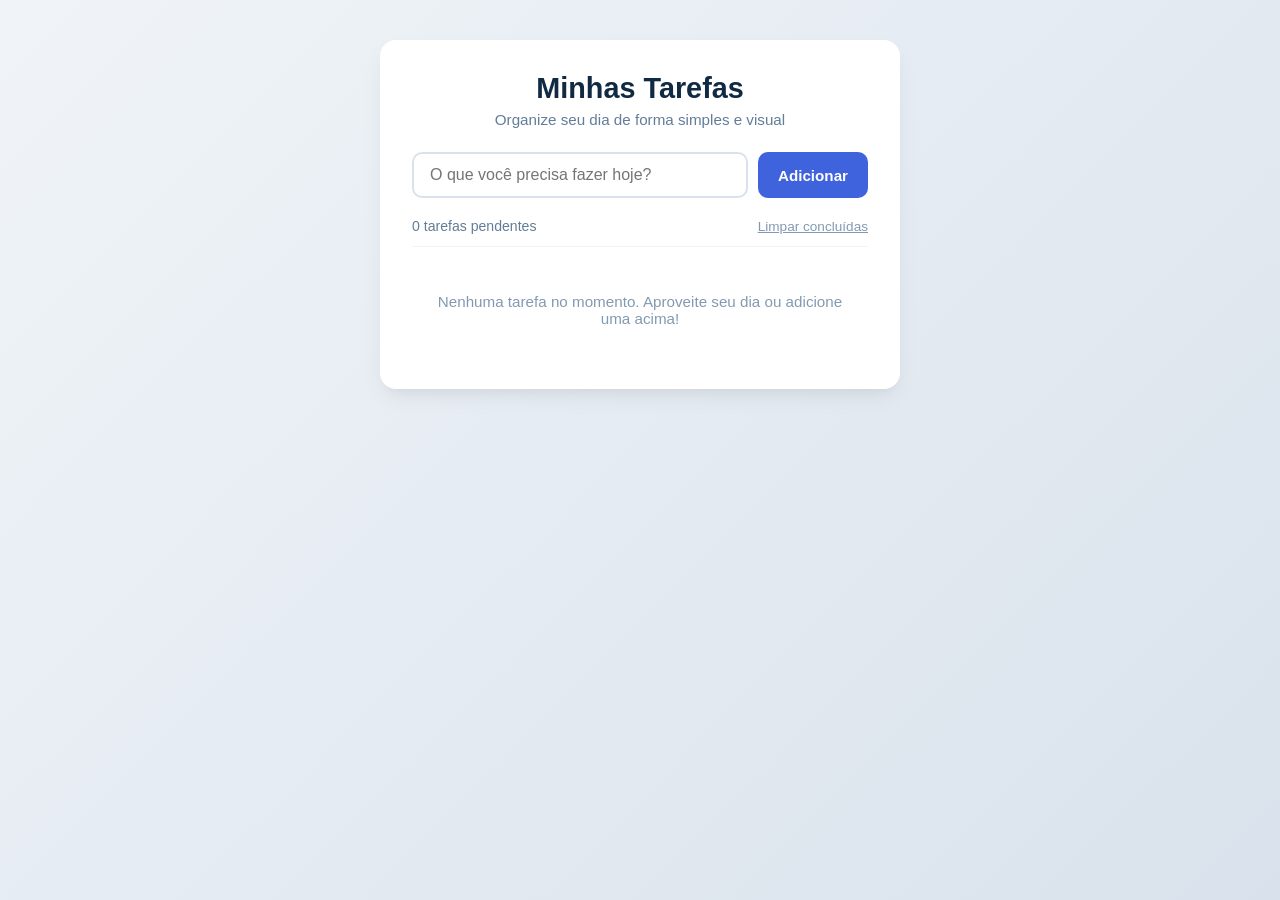
<file: desafio-3-lista-de-tarefas/index.html>
<!DOCTYPE html>
<html lang="pt-BR">
<head>
  <meta charset="UTF-8">
  <meta name="viewport" content="width=device-width, initial-scale=1.0">
  <title>Minha Lista de Tarefas</title>
  <!-- Vinculamos o arquivo de estilos (CSS) -->
  <link rel="stylesheet" href="style.css">
</head>
<body>

  <!-- Contêiner principal da aplicação -->
  <div class="app-container">
    
    <header class="app-header">
      <h1>Minhas Tarefas</h1>
      <p class="subtitle">Organize seu dia de forma simples e visual</p>
    </header>

    <!-- Formulário para inserir uma nova tarefa -->
    <form id="todo-form" class="task-form">
      <input 
        type="text" 
        id="task-input" 
        placeholder="O que você precisa fazer hoje?" 
        autocomplete="off"
        required
      />
      <button type="submit" class="btn-add">Adicionar</button>
    </form>

    <!-- Resumo de contagem de tarefas -->
    <div class="task-summary">
      <span id="task-count">0 tarefas pendentes</span>
      <button id="clear-completed" class="btn-text" type="button">Limpar concluídas</button>
    </div>

    <!-- Lista onde os itens serão inseridos dinamicamente pelo JavaScript -->
    <ul id="task-list" class="task-list">
      <!-- As tarefas serão inseridas aqui via JavaScript -->
    </ul>

    <!-- Mensagem exibida caso a lista esteja vazia -->
    <div id="empty-state" class="empty-state">
      <p>Nenhuma tarefa no momento. Aproveite seu dia ou adicione uma acima!</p>
    </div>

  </div>

  <!-- Vinculamos o arquivo de lógica e interatividade (JavaScript) -->
  <script src="script.js"></script>
</body>
</html>
</file>
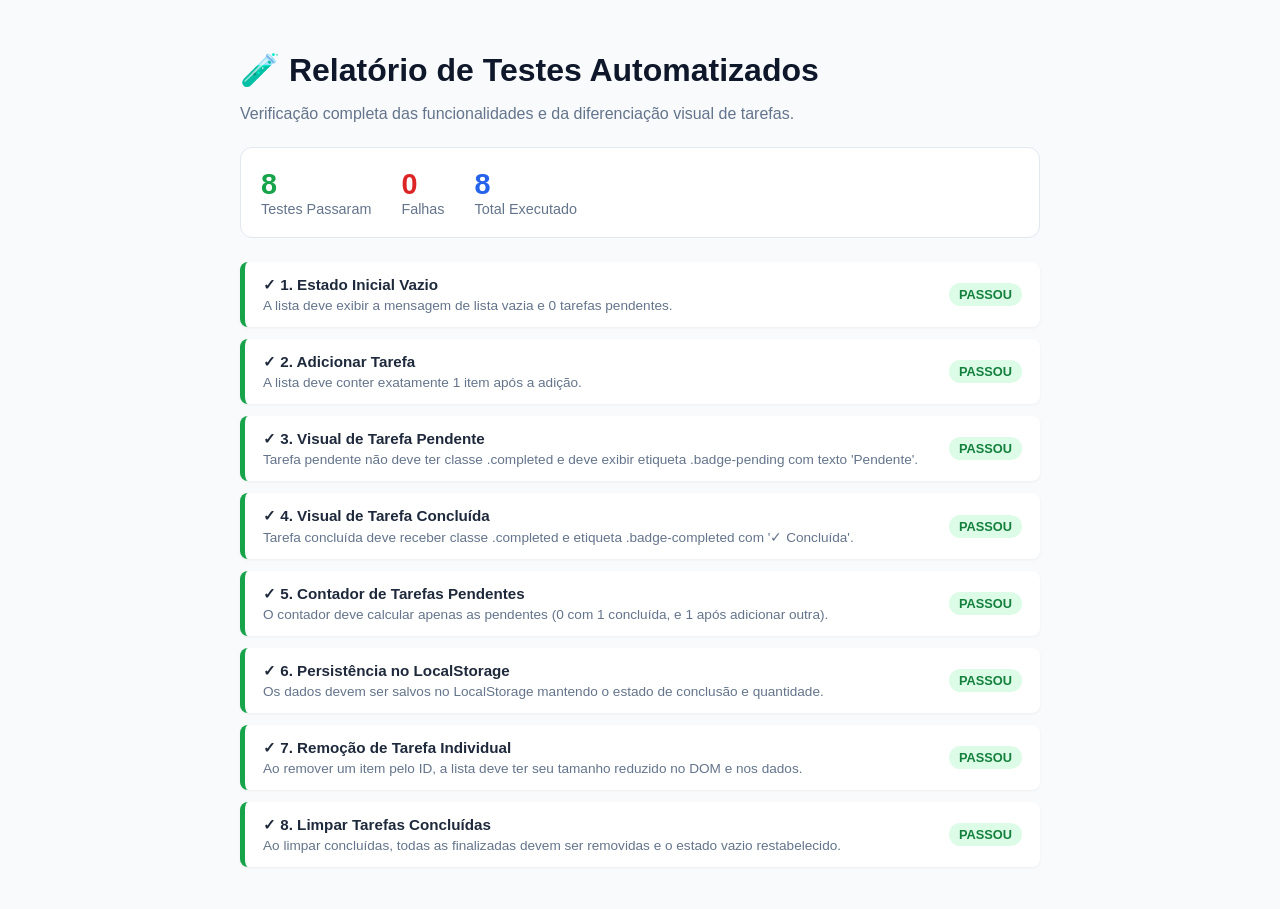
<file: desafio-3-lista-de-tarefas/run_tests.html>
<!DOCTYPE html>
<html lang="pt-BR">
<head>
  <meta charset="UTF-8">
  <title>Bateria de Testes Automatizados - Lista de Tarefas</title>
  <style>
    body {
      font-family: -apple-system, BlinkMacSystemFont, "Segoe UI", Roboto, sans-serif;
      background-color: #f8fafc;
      color: #1e293b;
      padding: 30px;
      max-width: 800px;
      margin: 0 auto;
    }
    h1 { color: #0f172a; margin-bottom: 8px; }
    .subtitle { color: #64748b; margin-bottom: 24px; }
    .summary-card {
      background: white;
      border: 1px solid #e2e8f0;
      border-radius: 12px;
      padding: 20px;
      margin-bottom: 24px;
      display: flex;
      gap: 30px;
    }
    .stat-number { font-size: 1.8rem; font-weight: bold; }
    .stat-pass { color: #16a34a; }
    .stat-fail { color: #dc2626; }
    .test-case {
      background: white;
      border-left: 5px solid #cbd5e1;
      border-radius: 8px;
      padding: 14px 18px;
      margin-bottom: 12px;
      box-shadow: 0 1px 3px rgba(0,0,0,0.05);
      display: flex;
      justify-content: space-between;
      align-items: center;
    }
    .test-case.pass { border-left-color: #16a34a; }
    .test-case.fail { border-left-color: #dc2626; background: #fef2f2; }
    .test-title { font-weight: 600; font-size: 0.95rem; }
    .test-desc { font-size: 0.85rem; color: #64748b; margin-top: 4px; }
    .badge {
      padding: 4px 10px;
      border-radius: 20px;
      font-size: 0.8rem;
      font-weight: bold;
    }
    .badge-pass { background: #dcfce7; color: #15803d; }
    .badge-fail { background: #fee2e2; color: #991b1b; }
    /* Esconde a aplicação alvo dos testes para não interferir visualmente */
    #sandbox {
      display: none;
    }
  </style>
</head>
<body>

  <h1>🧪 Relatório de Testes Automatizados</h1>
  <p class="subtitle">Verificação completa das funcionalidades e da diferenciação visual de tarefas.</p>

  <div class="summary-card">
    <div>
      <div class="stat-number stat-pass" id="total-pass">0</div>
      <div style="color: #64748b; font-size: 0.9rem;">Testes Passaram</div>
    </div>
    <div>
      <div class="stat-number stat-fail" id="total-fail">0</div>
      <div style="color: #64748b; font-size: 0.9rem;">Falhas</div>
    </div>
    <div>
      <div class="stat-number" style="color: #2563eb;" id="total-tests">0</div>
      <div style="color: #64748b; font-size: 0.9rem;">Total Executado</div>
    </div>
  </div>

  <div id="test-results">
    <!-- Resultados inseridos aqui -->
  </div>

  <!-- Contêiner Sandbox com os elementos da aplicação -->
  <div id="sandbox">
    <form id="todo-form">
      <input type="text" id="task-input" />
      <button type="submit">Adicionar</button>
    </form>
    <span id="task-count"></span>
    <button id="clear-completed"></button>
    <ul id="task-list"></ul>
    <div id="empty-state"></div>
  </div>

  <script>
    // Limpa o localStorage para os testes começarem isolados
    localStorage.clear();
  </script>
  <!-- Carrega o script oficial da aplicação -->
  <script src="script.js"></script>

  <script>
    const resultsContainer = document.getElementById("test-results");
    let passed = 0;
    let failed = 0;

    function assert(condition, title, description) {
      const card = document.createElement("div");
      card.className = `test-case ${condition ? "pass" : "fail"}`;
      
      const info = document.createElement("div");
      info.innerHTML = `<div class="test-title">${condition ? "✓" : "✗"} ${title}</div><div class="test-desc">${description}</div>`;
      
      const badge = document.createElement("span");
      badge.className = `badge ${condition ? "badge-pass" : "badge-fail"}`;
      badge.textContent = condition ? "PASSOU" : "FALHOU";

      card.appendChild(info);
      card.appendChild(badge);
      resultsContainer.appendChild(card);

      if (condition) {
        passed++;
        console.log(`[PASS] ${title}`);
      } else {
        failed++;
        console.error(`[FAIL] ${title} - ${description}`);
      }
    }

    // ==========================================
    // EXECUÇÃO DOS TESTES
    // ==========================================
    console.log("Iniciando testes...");

    // Teste 1: Estado inicial
    const emptyStateVisible = emptyState.style.display !== "none";
    const initialCount = taskCount.textContent.includes("0 tarefas pendentes");
    assert(emptyStateVisible && initialCount, "1. Estado Inicial Vazio", "A lista deve exibir a mensagem de lista vazia e 0 tarefas pendentes.");

    // Teste 2: Adicionar uma tarefa
    adicionarTarefa("Estudar Lógica de Programação");
    const itemsAposAdicionar = taskList.querySelectorAll(".task-item");
    assert(itemsAposAdicionar.length === 1, "2. Adicionar Tarefa", "A lista deve conter exatamente 1 item após a adição.");

    // Teste 3: Diferenciação visual de tarefa Pendente
    const primeiroItem = itemsAposAdicionar[0];
    const badgePendente = primeiroItem.querySelector(".task-badge");
    const temClasseCompleted = primeiroItem.classList.contains("completed");
    const badgePendenteCorreto = badgePendente && badgePendente.classList.contains("badge-pending") && badgePendente.textContent.includes("Pendente");
    assert(!temClasseCompleted && badgePendenteCorreto, "3. Visual de Tarefa Pendente", "Tarefa pendente não deve ter classe .completed e deve exibir etiqueta .badge-pending com texto 'Pendente'.");

    // Teste 4: Concluir tarefa e Diferenciação visual de Concluída
    const tarefaId = tarefas[0].id;
    alternarConclusao(tarefaId); // Marca como concluída
    const itemConcluido = taskList.querySelector(".task-item");
    const badgeConcluida = itemConcluido.querySelector(".task-badge");
    const temClasseCompletedAgora = itemConcluido.classList.contains("completed");
    const badgeConcluidaCorreto = badgeConcluida && badgeConcluida.classList.contains("badge-completed") && badgeConcluida.textContent.includes("✓ Concluída");
    assert(temClasseCompletedAgora && badgeConcluidaCorreto, "4. Visual de Tarefa Concluída", "Tarefa concluída deve receber classe .completed e etiqueta .badge-completed com '✓ Concluída'.");

    // Teste 5: Contador de pendências
    const contadorZerado = taskCount.textContent.includes("0 tarefas pendentes");
    adicionarTarefa("Segunda Tarefa Pendente");
    const contadorAtualizado = taskCount.textContent.includes("1 tarefa pendente");
    assert(contadorZerado && contadorAtualizado, "5. Contador de Tarefas Pendentes", "O contador deve calcular apenas as pendentes (0 com 1 concluída, e 1 após adicionar outra).");

    // Teste 6: Persistência no LocalStorage
    const tarefasSalvas = JSON.parse(localStorage.getItem("minhas_tarefas")) || [];
    const localStorageValido = tarefasSalvas.length === 2 && tarefasSalvas[0].concluida === true && tarefasSalvas[1].concluida === false;
    assert(localStorageValido, "6. Persistência no LocalStorage", "Os dados devem ser salvos no LocalStorage mantendo o estado de conclusão e quantidade.");

    // Teste 7: Remover tarefa individual
    const idParaRemover = tarefasSalvas[0].id; // remove a primeira
    removerTarefa(idParaRemover);
    const totalAposRemocao = taskList.querySelectorAll(".task-item").length;
    assert(totalAposRemocao === 1, "7. Remoção de Tarefa Individual", "Ao remover um item pelo ID, a lista deve ter seu tamanho reduzido no DOM e nos dados.");

    // Teste 8: Limpar Concluídas
    // Marca a tarefa restante como concluída e limpa
    alternarConclusao(tarefas[0].id);
    limparConcluidas();
    const totalAposLimpar = taskList.querySelectorAll(".task-item").length;
    const emptyStateAposLimpar = emptyState.style.display !== "none";
    assert(totalAposLimpar === 0 && emptyStateAposLimpar, "8. Limpar Tarefas Concluídas", "Ao limpar concluídas, todas as finalizadas devem ser removidas e o estado vazio restabelecido.");

    // Atualiza o painel de estatísticas
    document.getElementById("total-pass").textContent = passed;
    document.getElementById("total-fail").textContent = failed;
    document.getElementById("total-tests").textContent = passed + failed;
    console.log(`Testes finalizados: ${passed} passaram, ${failed} falharam.`);
  </script>
</body>
</html>
</file>
<file: desafio-3-lista-de-tarefas/style.css>
/* ==========================================================
   RESET & CONFIGURAÇÕES GERAIS
   Aqui definimos fontes padrão, zeramos margens e preparamos
   o visual base da página.
========================================================== */
* {
  margin: 0;
  padding: 0;
  box-sizing: border-box;
}

body {
  font-family: -apple-system, BlinkMacSystemFont, "Segoe UI", Roboto, Oxygen, Ubuntu, Cantarell, sans-serif;
  background: linear-gradient(135deg, #f0f4f8 0%, #d9e2ec 100%);
  color: #334e68;
  min-height: 100vh;
  display: flex;
  justify-content: center;
  align-items: flex-start;
  padding: 40px 20px;
}

/* ==========================================================
   CONTÊINER PRINCIPAL (Card da Aplicação)
========================================================== */
.app-container {
  background: #ffffff;
  width: 100%;
  max-width: 520px;
  padding: 32px;
  border-radius: 16px;
  box-shadow: 0 10px 25px -5px rgba(0, 0, 0, 0.08), 0 8px 10px -6px rgba(0, 0, 0, 0.04);
}

/* Cabeçalho */
.app-header {
  margin-bottom: 24px;
  text-align: center;
}

.app-header h1 {
  font-size: 1.8rem;
  color: #102a43;
  margin-bottom: 6px;
}

.app-header .subtitle {
  color: #627d98;
  font-size: 0.95rem;
}

/* ==========================================================
   FORMULÁRIO DE ENTRADA
========================================================== */
.task-form {
  display: flex;
  gap: 10px;
  margin-bottom: 20px;
}

.task-form input {
  flex: 1;
  padding: 12px 16px;
  border: 2px solid #d9e2ec;
  border-radius: 10px;
  font-size: 1rem;
  color: #102a43;
  outline: none;
  transition: border-color 0.2s ease, box-shadow 0.2s ease;
}

.task-form input:focus {
  border-color: #3e63dd;
  box-shadow: 0 0 0 3px rgba(62, 99, 221, 0.15);
}

.btn-add {
  background-color: #3e63dd;
  color: #ffffff;
  border: none;
  padding: 12px 20px;
  font-size: 0.95rem;
  font-weight: 600;
  border-radius: 10px;
  cursor: pointer;
  transition: background-color 0.2s ease, transform 0.1s ease;
}

.btn-add:hover {
  background-color: #2f4ebc;
}

.btn-add:active {
  transform: scale(0.98);
}

/* ==========================================================
   RESUMO / BARRA DE STATUS
========================================================== */
.task-summary {
  display: flex;
  justify-content: space-between;
  align-items: center;
  font-size: 0.88rem;
  color: #627d98;
  padding-bottom: 12px;
  border-bottom: 1px solid #f0f4f8;
  margin-bottom: 16px;
}

.btn-text {
  background: none;
  border: none;
  color: #829ab1;
  font-size: 0.85rem;
  cursor: pointer;
  text-decoration: underline;
  transition: color 0.2s ease;
}

.btn-text:hover {
  color: #d64545;
}

/* ==========================================================
   LISTA DE ITENS
========================================================== */
.task-list {
  list-style: none;
  display: flex;
  flex-direction: column;
  gap: 10px;
}

/* Cada item individual da lista (Por padrão, PENDENTE) */
.task-item {
  display: flex;
  align-items: center;
  justify-content: space-between;
  background-color: #f8fafc;
  border: 1px solid #e1e7ec;
  border-left: 5px solid #3e63dd; /* Faixa lateral azul para tarefas pendentes */
  border-radius: 10px;
  padding: 12px 14px;
  transition: all 0.25s ease;
}

.task-item:hover {
  border-color: #bcccdc;
  border-left-color: #2f4ebc;
  background-color: #f1f5f9;
  transform: translateY(-1px);
}

.task-content {
  display: flex;
  align-items: center;
  gap: 12px;
  flex: 1;
  cursor: pointer;
}

/* Caixa de seleção (checkbox) customizada */
.task-checkbox {
  width: 20px;
  height: 20px;
  border-radius: 50%;
  border: 2px solid #9fb3c8;
  display: flex;
  align-items: center;
  justify-content: center;
  transition: all 0.2s ease;
  flex-shrink: 0;
}

.task-text {
  font-size: 1rem;
  color: #334e68;
  word-break: break-word;
  transition: color 0.2s ease;
}

/* ==========================================================
   ESTILO PARA TAREFA CONCLUÍDA (Diferenciação Visual Clara)
========================================================== */
.task-item.completed {
  background-color: #f0fdf4; /* Fundo suavemente esverdeado */
  border-color: #bbf7d0;
  border-left: 5px solid #10b981; /* Faixa lateral verde de sucesso */
  opacity: 0.78; /* Leve transparência para focar nas que ainda faltam */
}

.task-item.completed:hover {
  opacity: 1; /* Volta ao 100% de nitidez ao passar o mouse */
  background-color: #e2f9ea;
}

.task-item.completed .task-checkbox {
  background-color: #10b981;
  border-color: #10b981;
}

.task-item.completed .task-checkbox::after {
  content: '✓';
  color: #ffffff;
  font-size: 12px;
  font-weight: bold;
}

.task-item.completed .task-text {
  text-decoration: line-through;
  text-decoration-color: #10b981; /* Risco verde */
  text-decoration-thickness: 2px;
  color: #829ab1; /* Cor desbotada */
  font-style: italic; /* Texto em itálico */
}

/* ==========================================================
   ETIQUETAS (BADGES) E AÇÕES
========================================================== */
.task-actions {
  display: flex;
  align-items: center;
  gap: 10px;
}

.task-badge {
  font-size: 0.72rem;
  font-weight: 600;
  padding: 3px 8px;
  border-radius: 20px;
  letter-spacing: 0.3px;
  user-select: none;
}

/* Etiqueta de Pendente */
.badge-pending {
  background-color: #e0f2fe;
  color: #0369a1;
}

/* Etiqueta de Concluída */
.badge-completed {
  background-color: #dcfce7;
  color: #15803d;
}

/* Botão de exclusão (lixeira) */
.btn-delete {
  background: transparent;
  border: none;
  color: #9fb3c8;
  font-size: 1.2rem;
  cursor: pointer;
  padding: 4px 8px;
  border-radius: 6px;
  transition: color 0.2s ease, background-color 0.2s ease;
}

.btn-delete:hover {
  color: #e12d39;
  background-color: #ffe3e3;
}

/* Estado de lista vazia */
.empty-state {
  text-align: center;
  padding: 30px 10px;
  color: #829ab1;
  font-size: 0.95rem;
}
</file>
